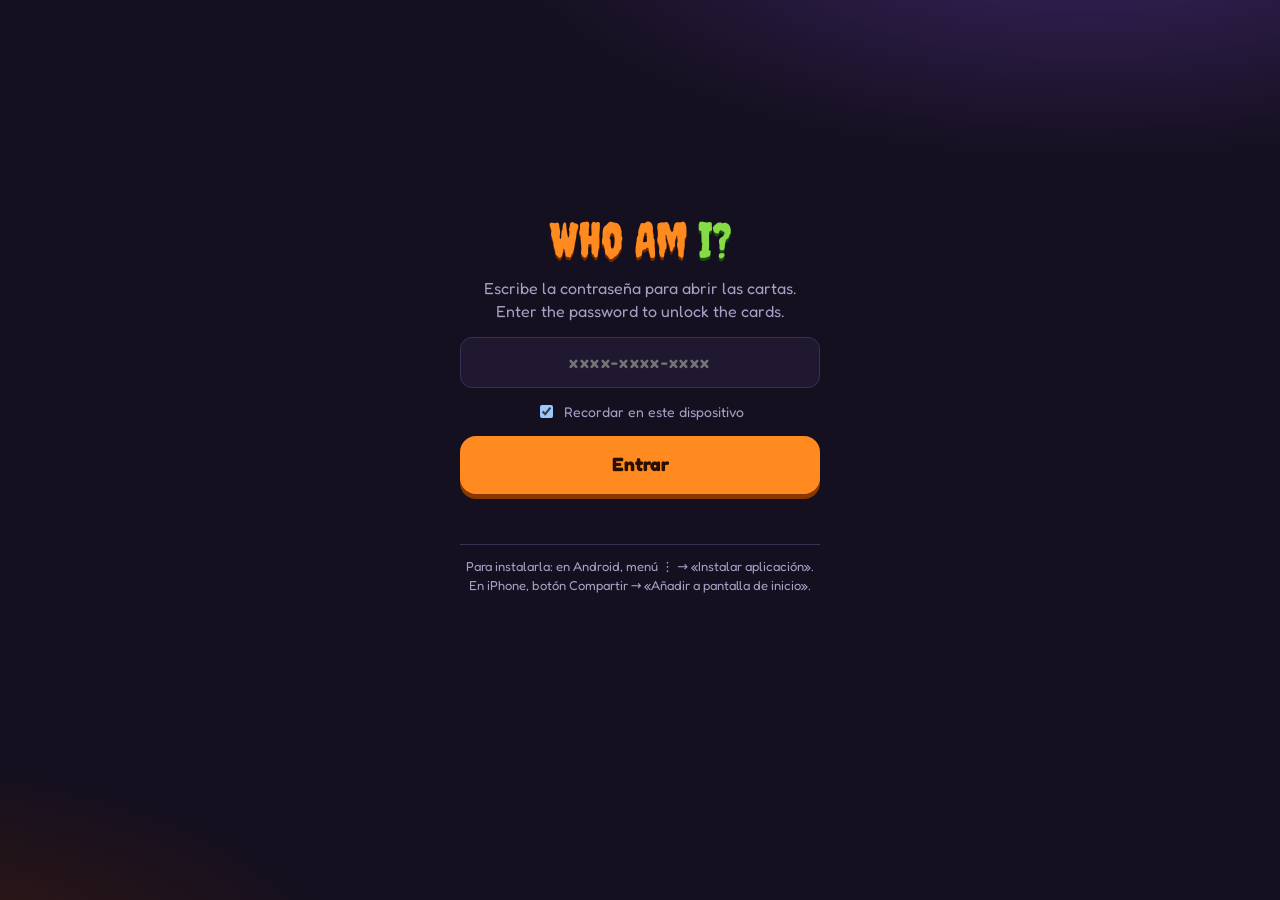
<file: index.html>
<!doctype html>
<html lang="es">
<head>
<meta charset="utf-8">
<meta name="viewport" content="width=device-width, initial-scale=1, viewport-fit=cover">
<title>Who Am I? Halloween</title>
<meta name="theme-color" content="#15101f">
<meta name="robots" content="noindex, nofollow">
<meta name="apple-mobile-web-app-capable" content="yes">
<meta name="mobile-web-app-capable" content="yes">
<meta name="apple-mobile-web-app-status-bar-style" content="black-translucent">
<meta name="apple-mobile-web-app-title" content="Who Am I?">
<link rel="manifest" href="manifest.webmanifest">
<link rel="apple-touch-icon" href="apple-touch-icon.png">
<link rel="icon" href="icono-192.png">
<style>.bloqueado { display: none !important; }</style>
<link rel="stylesheet" href="fonts.css">
<link rel="stylesheet" href="carta.css">
<style>
:root {
  color-scheme: dark;
  --night: #15101f; --night-2: #1f1830; --night-3: #2a2140; --line: #3b3055;
  --ink: #f1eaff; --muted: #a99ec4;
  --pumpkin: #ff8a1f; --slime: #86dc47; --phantom: #b28bff; --gold: #e9c46a; --blood: #ff4d6d; --good: #5fe08a;
  --display: "Creepster", "Fredoka", system-ui, sans-serif;
  --body: "Fredoka", system-ui, -apple-system, "Segoe UI", sans-serif;
}
* { box-sizing: border-box; }
html { -webkit-text-size-adjust: 100%; }
body {
  margin: 0; min-height: 100vh; color: var(--ink); font-family: var(--body); font-size: 16px; line-height: 1.45;
  background:
    radial-gradient(1000px 420px at 85% -10%, #3a2463 0%, transparent 60%),
    radial-gradient(800px 380px at -10% 110%, #3b1a10 0%, transparent 60%),
    var(--night);
  background-attachment: fixed;
  padding: env(safe-area-inset-top) 16px calc(32px + env(safe-area-inset-bottom));
}
button, input, select { font: inherit; color: inherit; }
button { cursor: pointer; -webkit-tap-highlight-color: transparent; }
:focus-visible { outline: 3px solid var(--gold); outline-offset: 3px; }
[hidden] { display: none !important; }
.wrap { max-width: 980px; margin: 0 auto; }

/* cabecera */
header.top { display: flex; align-items: center; justify-content: space-between; gap: 12px; padding: 16px 0 12px; }
.brand { display: flex; align-items: center; gap: 10px; background: none; border: 0; padding: 0; text-align: left; }
.brand svg { width: 42px; height: 42px; flex: none; }
.brand h1 { font-family: var(--display); font-weight: 400; font-size: clamp(1.7rem, 6vw, 2.4rem); line-height: .95; margin: 0; color: var(--pumpkin);
  text-shadow: 0 2px 0 #6b2a00, 0 0 22px rgba(255,138,31,.35); letter-spacing: .02em; }
.brand h1 span { color: var(--slime); text-shadow: 0 2px 0 #1b4a12; }
.brand small { display: block; color: var(--muted); font-size: .8rem; }
.icon-btn { border: 1px solid var(--line); background: var(--night-2); border-radius: 999px; padding: 8px 14px; font-weight: 600; color: var(--muted); }

h2.sec { font-weight: 700; font-size: .78rem; letter-spacing: .14em; text-transform: uppercase; color: var(--muted); margin: 0 0 10px; }
.panel { background: var(--night-2); border: 1px solid var(--line); border-radius: 20px; padding: 18px; display: grid; gap: 22px; }
.setup { display: grid; grid-template-columns: minmax(0, 1.2fr) minmax(0, 1fr); gap: 18px; align-items: start; }
@media (max-width: 820px) { .setup { grid-template-columns: 1fr; } }

/* niveles */
.niveles { display: grid; grid-template-columns: repeat(2, minmax(0, 1fr)); gap: 10px; }
.nv { border: 3px solid transparent; border-radius: 16px; padding: 12px; text-align: left; display: grid; gap: 2px; min-height: 92px; opacity: .45; transition: opacity .15s, transform .15s; }
.nv[aria-pressed="true"] { opacity: 1; border-color: var(--ink); }
.nv:active { transform: scale(.97); }
.nv b { font-size: 1.3rem; line-height: 1.1; }
.nv span { font-size: .85rem; }
.nv.A { background: linear-gradient(160deg, #ffa347, #ea6a0c); color: #3a1500; }
.nv.B { background: linear-gradient(160deg, #9be85c, #2f8a36); color: #0d2a09; }
.nv.C { background: linear-gradient(160deg, #8a5ce0, #3a1c78); color: #fff; }
.nv.X { background: linear-gradient(160deg, #3a2b40, #0d0a10); color: #ffd2d8; box-shadow: inset 0 0 0 2px #b3122b; }

.chips { display: flex; flex-wrap: wrap; gap: 8px; }
.chip { border: 1px solid var(--line); background: var(--night-3); border-radius: 999px; padding: 8px 14px; font-weight: 500; }
.chip[aria-pressed="true"] { background: var(--ink); color: var(--night); border-color: var(--ink); }
.modos { display: grid; gap: 10px; }
.modo { border: 2px solid var(--line); background: var(--night-3); border-radius: 16px; padding: 12px 14px; text-align: left; display: grid; gap: 2px; }
.modo b { font-size: 1.1rem; }
.modo span { color: var(--muted); font-size: .9rem; }
.modo[aria-pressed="true"] { border-color: var(--pumpkin); background: #3a2416; }
.modo[aria-pressed="true"] span { color: #ffd9b8; }

.equipos { display: grid; gap: 8px; }
.eq-row { display: flex; gap: 8px; align-items: center; }
.eq-row .dot { width: 14px; height: 14px; border-radius: 50%; flex: none; }
.eq-row input { flex: 1; min-width: 0; background: var(--night); border: 1px solid var(--line); border-radius: 12px; padding: 9px 12px; }
.eq-row button { border: 0; background: none; color: var(--muted); font-size: 1.3rem; padding: 4px 8px; }
.linkish { background: none; border: 0; color: var(--gold); text-decoration: underline; text-underline-offset: 3px; padding: 0; font-weight: 500; justify-self: start; }
.grid2 { display: grid; grid-template-columns: 1fr 1fr; gap: 12px; }
.field { display: grid; gap: 4px; }
.field label { font-size: .8rem; color: var(--muted); }
.field select { background: var(--night); border: 1px solid var(--line); border-radius: 12px; padding: 10px; width: 100%; }
.big { border: 0; border-radius: 16px; padding: 15px 22px; font-size: 1.2rem; font-weight: 700; background: var(--pumpkin); color: #2a0f00; box-shadow: 0 5px 0 #8a3600; width: 100%; }
.big:active { transform: translateY(3px); box-shadow: 0 2px 0 #8a3600; }
.big.verde { background: var(--good); color: #062a12; box-shadow: 0 5px 0 #1d7a3d; }
.big.gris { background: var(--night-3); color: var(--ink); box-shadow: 0 5px 0 #0c0814; border: 1px solid var(--line); }
.big.rojo { background: var(--blood); color: #2a0008; box-shadow: 0 5px 0 #8a1028; }
.big:disabled { opacity: .4; }
.nota { color: var(--muted); font-size: .85rem; margin: 0; }
.cuenta { color: var(--muted); font-size: .9rem; text-align: center; }

/* marcador */
.marcador { display: flex; gap: 8px; overflow-x: auto; padding-bottom: 4px; scrollbar-width: none; }
.marcador::-webkit-scrollbar { display: none; }
.eq { flex: 1 0 auto; min-width: 92px; border-radius: 14px; padding: 6px 12px; background: var(--night-2); border: 2px solid var(--line); display: grid; justify-items: center; text-align: center; }
.eq .n { font-size: .8rem; color: var(--muted); white-space: nowrap; overflow: hidden; text-overflow: ellipsis; max-width: 140px; }
.eq .p { font-size: 1.6rem; font-weight: 700; line-height: 1.1; }
.eq.turno { border-color: var(--c); box-shadow: 0 0 0 3px color-mix(in srgb, var(--c) 30%, transparent); }
.eq .p.sube { animation: sube .5s; }
@keyframes sube { 40% { transform: scale(1.5); color: var(--good); } }

/* juego */
.juego { display: grid; gap: 14px; }
.barra { display: flex; justify-content: space-between; align-items: center; gap: 10px; }
.reloj { position: relative; width: 74px; height: 74px; flex: none; }
.reloj svg { width: 100%; height: 100%; transform: rotate(-90deg); }
.reloj .t { position: absolute; inset: 0; display: grid; place-items: center; font-size: 1.5rem; font-weight: 700; }
.reloj.poco .t { color: var(--blood); animation: late 1s infinite; }
@keyframes late { 50% { transform: scale(1.15); } }
.info { flex: 1; min-width: 0; }
.info .q { font-size: .8rem; color: var(--muted); letter-spacing: .1em; text-transform: uppercase; }
.info .w { font-size: 1.15rem; font-weight: 600; }
.valor { text-align: center; background: var(--night-2); border: 1px solid var(--line); border-radius: 14px; padding: 6px 12px; }
.valor b { display: block; font-size: 1.7rem; line-height: 1; color: var(--gold); }
.valor span { font-size: .75rem; color: var(--muted); }

.pistas-juego { list-style: none; margin: 0; padding: 0; display: grid; gap: 10px; }
.pj { background: #fffaf0; color: #241a33; border-radius: 16px; padding: 12px 14px 12px 12px; display: grid; grid-template-columns: 44px 1fr; gap: 12px; align-items: center;
  animation: entra .35s ease-out; border-left: 8px solid var(--nc); }
.pj .pt { width: 44px; height: 44px; border-radius: 50%; background: var(--nc); color: #fff; display: grid; place-items: center; font-weight: 700; font-size: 1.3rem; }
.pj .en { font-size: clamp(1.05rem, 3.6vw, 1.45rem); font-weight: 500; line-height: 1.25; }
.pj .es { display: block; font-style: italic; color: #5d5070; font-size: .92em; margin-top: 2px; }
.pj.vieja { opacity: .6; }
.pj.vieja .en { font-size: 1rem; }
@keyframes entra { from { opacity: 0; transform: translateY(12px); } }
.acciones { display: grid; gap: 10px; }
.acciones .fila { display: grid; grid-template-columns: 1fr 1fr; gap: 10px; }
.quien { display: grid; gap: 8px; grid-template-columns: repeat(auto-fit, minmax(130px, 1fr)); }
.quien button { border: 0; border-radius: 14px; padding: 14px 10px; font-weight: 700; font-size: 1.05rem; color: #fff; background: var(--c); box-shadow: 0 4px 0 rgba(0,0,0,.35); }

.solucion { display: grid; grid-template-columns: minmax(0, 330px); justify-content: center; gap: 12px; }
.resultado { text-align: center; font-size: 1.3rem; font-weight: 700; }
.resultado.ok { color: var(--good); }
.resultado.no { color: var(--blood); }

/* modo I am */
.iam { display: grid; grid-template-columns: minmax(0, 330px); justify-content: center; gap: 12px; }
.iam .ayuda { background: var(--night-2); border: 1px solid var(--line); border-radius: 14px; padding: 10px 14px; font-size: .95rem; }
.iam .ayuda li { margin: 4px 0; }
.iam .ayuda .es { color: var(--muted); font-style: italic; }
.pase { text-align: center; display: grid; gap: 14px; justify-items: center; padding: 30px 10px; }
.pase .grande { font-family: var(--display); font-size: clamp(2.2rem, 9vw, 3.4rem); line-height: 1; color: var(--c); }
.pase p { max-width: 420px; color: var(--muted); margin: 0; }

/* galería */
.filtros { display: grid; gap: 10px; margin-bottom: 14px; }
.filtros input { background: var(--night-2); border: 1px solid var(--line); border-radius: 12px; padding: 11px 14px; width: 100%; }
.galeria { display: grid; grid-template-columns: repeat(auto-fill, minmax(160px, 1fr)); gap: 14px; }
.galeria button { border: 0; padding: 0; background: none; border-radius: 4%; }
.visor { position: fixed; inset: 0; background: rgba(10, 6, 18, .92); display: grid; place-items: center; padding: 16px; z-index: 10; }
.visor .caja { width: min(100%, 380px, calc((100vh - 110px) * 0.709)); display: grid; gap: 12px; }
.visor .fila { display: grid; grid-template-columns: 1fr 1fr 1fr; gap: 8px; }
.visor .fila button { border: 1px solid var(--line); background: var(--night-2); border-radius: 12px; padding: 10px; font-weight: 600; }

/* final */
.final { text-align: center; display: grid; gap: 16px; justify-items: center; padding: 20px 0; }
.final .grande { font-family: var(--display); font-size: clamp(2.6rem, 11vw, 4.4rem); color: var(--gold); line-height: 1; }
.podio { display: grid; gap: 8px; width: min(100%, 420px); }
.podio div { display: flex; justify-content: space-between; background: var(--night-2); border: 1px solid var(--line); border-left: 8px solid var(--c); border-radius: 12px; padding: 10px 14px; font-size: 1.1rem; }
.flota { position: fixed; pointer-events: none; font-size: 30px; animation: cae linear forwards; z-index: 20; }
@keyframes cae { to { transform: translateY(110vh) rotate(360deg); } }
</style>
<script>
(() => {
  const app = "who-am-i", cola = [];
  window.goatcounter = window.goatcounter || {};
  let intentos = 0;
  function vaciar() {
    if (!window.goatcounter.count) { if (intentos++ < 30) setTimeout(vaciar, 1000); return; }
    while (cola.length) {
      const ev = cola.shift();
      try { window.goatcounter.count({ path: app + " · " + ev, title: ev, event: true }); } catch {}
    }
  }
  window.contar = ev => { cola.push(ev); vaciar(); };
  const instalada = matchMedia("(display-mode: standalone)").matches || navigator.standalone;
  window.contar(instalada ? "abierta como app instalada" : "abierta en el navegador");
  addEventListener("appinstalled", () => window.contar("instalada en un dispositivo"));
})();
</script>
<script data-goatcounter="https://himerche.goatcounter.com/count" async src="https://gc.zgo.at/count.js"></script>
</head>
<body>
<div class="wrap bloqueado">
  <header class="top">
    <button class="brand" id="home" aria-label="Inicio">
      <svg viewBox="0 0 100 100" aria-hidden="true"><path d="M50 20c-4-10 2-16 8-16" stroke="#3d8a2e" stroke-width="6" fill="none" stroke-linecap="round"/><ellipse cx="50" cy="60" rx="42" ry="34" fill="#f28c28" stroke="#2b1d3a" stroke-width="4"/><path d="M50 27v66M30 32c-8 14-8 42 0 56M70 32c8 14 8 42 0 56" stroke="#c4610f" stroke-width="3" fill="none"/><path d="M30 52l10-8 6 10zM70 52l-10-8-6 10z" fill="#2b1d3a"/><path d="M30 68q20 16 40 0l-6 4-4-4-5 5-5-5-5 5-5-5-4 4z" fill="#2b1d3a"/></svg>
      <span><h1>Who Am <span>I?</span></h1><small>Halloween · ¿Quién soy?</small></span>
    </button>
    <span style="display:flex;gap:8px"><a class="icon-btn" href="juegos.html" style="text-decoration:none;color:var(--slime);border-color:#3d6b22">🎃 Más juegos</a>
    <button class="icon-btn" id="btnGaleria">Cartas</button></span>
  </header>

  <!-- PANTALLA: configuración -->
  <main id="pSetup">
    <div class="setup">
      <div class="panel">
        <section>
          <h2 class="sec">Niveles · Levels</h2>
          <div class="niveles" id="niveles"></div>
        </section>
        <section>
          <h2 class="sec">Modo de juego</h2>
          <div class="modos" id="modos">
            <button class="modo" data-modo="pistas" aria-pressed="true"><b>🔎 Pistas · Clues</b><span>Se leen las pistas de 5 a 1 puntos. Responde cualquiera; tocas el equipo que acierta.</span></button>
            <button class="modo" data-modo="iam" aria-pressed="false"><b>🎭 «I am…»</b><span>Por turnos: un alumno mira el móvil y se describe en primera persona. Su equipo adivina todas las que pueda antes de que acabe el tiempo.</span></button>
          </div>
        </section>
        <section>
          <h2 class="sec">Idioma de las pistas</h2>
          <div class="chips" id="idioma">
            <button class="chip" data-v="en" aria-pressed="false">English</button>
            <button class="chip" data-v="ambos" aria-pressed="true">English + Español</button>
            <button class="chip" data-v="es" aria-pressed="false">Español</button>
          </div>
        </section>
        <section>
          <h2 class="sec">Tipos de carta</h2>
          <div class="chips" id="tipos"></div>
        </section>
      </div>
      <div class="panel">
        <section>
          <h2 class="sec">Equipos · Teams</h2>
          <div class="equipos" id="equipos"></div>
          <p style="margin:10px 0 0"><button class="linkish" id="masEquipo">+ Añadir equipo</button></p>
        </section>
        <section class="grid2">
          <div class="field"><label for="tiempo">Cronómetro</label>
            <select id="tiempo"><option value="0">Sin tiempo</option><option value="30">30 s</option><option value="45">45 s</option><option value="60" selected>60 s</option><option value="90">90 s</option><option value="120">2 min</option></select></div>
          <div class="field"><label for="meta">Gana quien llegue a</label>
            <select id="meta"><option value="0">Sin límite</option><option value="20">20 puntos</option><option value="30" selected>30 puntos</option><option value="50">50 puntos</option><option value="100">100 puntos</option></select></div>
        </section>
        <p class="nota" id="ayudaTiempo"></p>
        <button class="big" id="jugar">¡Jugar! · Play</button>
        <div class="cuenta" id="cuenta"></div>
        <button class="linkish" id="continuar" hidden>Continuar la partida anterior</button>
      </div>
    </div>
  </main>

  <!-- PANTALLA: juego -->
  <main id="pJuego" hidden>
    <div class="juego">
      <div class="marcador" id="marcador"></div>
      <div id="escena"></div>
    </div>
  </main>

  <!-- PANTALLA: galería -->
  <main id="pGaleria" hidden>
    <div class="filtros">
      <input id="buscar" type="search" placeholder="Buscar en inglés o español… · Search" aria-label="Buscar">
      <div class="chips" id="gNiveles"></div>
    </div>
    <div class="cuenta" id="gCuenta" style="margin-bottom:10px"></div>
    <div class="galeria" id="galeria"></div>
  </main>
</div>
<div class="visor" id="visor" hidden></div>


<style>
  .lock { min-height: 90vh; display: grid; place-items: center; padding: 24px 0; }
  .lock form { width: min(100%, 360px); display: grid; gap: 14px; text-align: center; }
  .lock h1 { font-family: var(--display); font-weight: 400; font-size: 3rem; line-height: 1; margin: 0; color: var(--pumpkin); text-shadow: 0 3px 0 #6b2a00; }
  .lock h1 span { color: var(--slime); text-shadow: 0 3px 0 #1b4a12; }
  .lock p { color: var(--muted); margin: 0; }
  .lock input[type=password] { font: 600 17px/1.2 var(--body); padding: 14px 12px; border-radius: 12px; border: 1px solid var(--line);
    background: var(--night-2); color: var(--ink); text-align: center; letter-spacing: .08em; }
  .lock label { display: flex; gap: 8px; justify-content: center; align-items: center; color: var(--muted); font-size: 14px; }
  .lock .err { color: var(--blood); min-height: 1.4em; }
  .lock .install { color: var(--muted); font-size: 13px; border-top: 1px solid var(--line); padding-top: 12px; }
</style>
<div class="lock" id="lock" hidden>
  <form id="lockForm" autocomplete="off">
    <h1>Who Am <span>I?</span></h1>
    <p>Escribe la contraseña para abrir las cartas.<br>Enter the password to unlock the cards.</p>
    <input id="pw" type="password" autocapitalize="none" spellcheck="false" placeholder="xxxx-xxxx-xxxx" aria-label="Contraseña">
    <label><input id="remember" type="checkbox" checked> Recordar en este dispositivo</label>
    <button class="big" type="submit" id="unlock">Entrar</button>
    <div class="err" id="err" role="alert"></div>
    <div class="install">Para instalarla: en Android, menú ⋮ → «Instalar aplicación». En iPhone, botón Compartir → «Añadir a pantalla de inicio».</div>
  </form>
</div>
<script src="carta.js"></script>
<script>
const cuenta = ev => { try { window.contar && window.contar(ev); } catch {} };
const b64 = s => Uint8Array.from(atob(s), c => c.charCodeAt(0));
async function descifrar(pw) {
  const pkg = await (await fetch("datos.enc")).json();
  const base = await crypto.subtle.importKey("raw", new TextEncoder().encode(pw), "PBKDF2", false, ["deriveKey"]);
  const key = await crypto.subtle.deriveKey({ name: "PBKDF2", salt: b64(pkg.salt), iterations: pkg.iter, hash: "SHA-256" },
    base, { name: "AES-GCM", length: 256 }, false, ["decrypt"]);
  const plain = await crypto.subtle.decrypt({ name: "AES-GCM", iv: b64(pkg.iv) }, key, b64(pkg.data));
  return JSON.parse(new TextDecoder().decode(plain));
}
function arrancar(d) {
  window.CARTAS = d.cartas;
  document.getElementById("lock").remove();
  document.querySelectorAll(".bloqueado").forEach(e => e.classList.remove("bloqueado"));
  iniciar();
}
async function probar(pw, guardar) {
  const d = await descifrar(pw.trim());
  if (guardar) { try { localStorage.setItem("whoami-pw", pw.trim()); } catch {} }
  arrancar(d);
}
document.getElementById("lockForm").addEventListener("submit", async e => {
  e.preventDefault();
  const err = document.getElementById("err"), btn = document.getElementById("unlock");
  err.textContent = ""; btn.disabled = true; btn.textContent = "Abriendo…";
  try { await probar(document.getElementById("pw").value, document.getElementById("remember").checked); cuenta("entrada con contraseña"); }
  catch { err.textContent = "Contraseña incorrecta · Wrong password"; cuenta("contraseña incorrecta"); }
  btn.disabled = false; btn.textContent = "Entrar";
});
(async () => {
  let saved = null; try { saved = localStorage.getItem("whoami-pw"); } catch {}
  if (saved) { try { await probar(saved, false); cuenta("entrada recordada"); return; } catch {} }
  document.getElementById("lock").hidden = false;
})();
if ("serviceWorker" in navigator) {
  addEventListener("load", () => navigator.serviceWorker.register("sw.js", { updateViaCache: "none" }).then(r => r.update()));
  let recargada = false;
  navigator.serviceWorker.addEventListener("controllerchange", () => { if (!recargada) { recargada = true; location.reload(); } });
}
</script>

<script>
function iniciar() {
const $ = s => document.querySelector(s);
const esc = WHO.esc, cap = WHO.cap;
const CARTAS = WHO.numerar(window.CARTAS.slice());
const COLORES_EQ = ["#ff8a1f", "#86dc47", "#b28bff", "#4ac6ff", "#ff4d6d", "#e9c46a"];
const NOMBRES_EQ = ["Pumpkins", "Zombies", "Ghosts", "Bats", "Vampires", "Witches"];
const NIVEL_COLOR = { A: "#ef7a12", B: "#3f9a37", C: "#6a3fbf", X: "#b3122b" };
const GRUPOS_TIPO = {
  criaturas: { t: "👻 Criaturas", tipos: ["criatura", "personaje"] },
  animales: { t: "🦇 Animales", tipos: ["animal"] },
  objetos: { t: "🕯️ Objetos y lugares", tipos: ["objeto", "lugar", "naturaleza", "concepto", "comida"] },
  famosos: { t: "⭐ Famosos", tipos: ["famoso"] },
};

const guardar = (k, v) => { try { localStorage.setItem("whoami-" + k, JSON.stringify(v)); } catch {} };
const leer = (k, d) => { try { const v = JSON.parse(localStorage.getItem("whoami-" + k)); return v ?? d; } catch { return d; } };

const cfg = Object.assign({
  niveles: ["A"], modo: "pistas", idioma: "ambos", tipos: Object.keys(GRUPOS_TIPO),
  equipos: ["Pumpkins", "Zombies"], tiempo: 60, meta: 30,
}, leer("cfg", {}));
let partida = null;   // { mazo:[ids], pos, puntos:[], turno, ... }
let reloj = null;

/* ---------- sonido ---------- */
let audio;
function pitido(f = 660, d = .12, tipo = "sine", vol = .2) {
  try {
    audio = audio || new (window.AudioContext || window.webkitAudioContext)();
    const o = audio.createOscillator(), g = audio.createGain();
    o.type = tipo; o.frequency.value = f; g.gain.value = vol;
    g.gain.exponentialRampToValueAtTime(.0001, audio.currentTime + d);
    o.connect(g).connect(audio.destination); o.start(); o.stop(audio.currentTime + d);
  } catch {}
}
const sonidoBien = () => { pitido(660, .1); setTimeout(() => pitido(990, .18), 100); };
const sonidoMal = () => pitido(180, .3, "sawtooth", .12);
const sonidoFin = () => { [0, 180, 360].forEach((t, i) => setTimeout(() => pitido(300 - i * 60, .3, "square", .12), t)); try { navigator.vibrate?.([200, 100, 200]); } catch {} };

/* ---------- configuración ---------- */
function pintarSetup() {
  const cuenta = n => CARTAS.filter(c => c.nivel === n).length;
  $("#niveles").innerHTML = Object.entries(WHO.NIVELES).map(([k, n]) =>
    `<button class="nv ${k}" data-n="${k}" aria-pressed="${cfg.niveles.includes(k)}"><b>${n.code === "X" ? "💀 Impossible" : n.code}</b><span>${n.en} · ${n.es}</span><span>${cuenta(k)} cartas</span></button>`).join("");
  $("#tipos").innerHTML = Object.entries(GRUPOS_TIPO).map(([k, g]) =>
    `<button class="chip" data-t="${k}" aria-pressed="${cfg.tipos.includes(k)}">${g.t}</button>`).join("");
  document.querySelectorAll("#modos .modo").forEach(b => b.setAttribute("aria-pressed", b.dataset.modo === cfg.modo));
  document.querySelectorAll("#idioma .chip").forEach(b => b.setAttribute("aria-pressed", b.dataset.v === cfg.idioma));
  $("#equipos").innerHTML = cfg.equipos.map((e, i) => `<div class="eq-row"><span class="dot" style="background:${COLORES_EQ[i]}"></span>
    <input value="${esc(e)}" data-i="${i}" maxlength="20" aria-label="Equipo ${i + 1}">
    ${cfg.equipos.length > 1 ? `<button data-quitar="${i}" aria-label="Quitar equipo">×</button>` : ""}</div>`).join("");
  $("#masEquipo").hidden = cfg.equipos.length >= 6;
  $("#tiempo").value = String(cfg.tiempo);
  $("#meta").value = String(cfg.meta);
  $("#ayudaTiempo").textContent = cfg.modo === "pistas"
    ? "En «Pistas» el cronómetro es el tiempo total para cada carta."
    : "En «I am…» el cronómetro es la duración del turno de cada equipo.";
  const n = mazoFiltrado().length;
  $("#cuenta").textContent = `${n} cartas en juego`;
  $("#jugar").disabled = n === 0;
  $("#continuar").hidden = !leer("partida", null);
  guardar("cfg", cfg);
}
function mazoFiltrado() {
  const tipos = cfg.tipos.flatMap(k => GRUPOS_TIPO[k].tipos);
  return CARTAS.filter(c => cfg.niveles.includes(c.nivel) && tipos.includes(c.tipo));
}
$("#niveles").addEventListener("click", e => {
  const b = e.target.closest("[data-n]"); if (!b) return;
  const k = b.dataset.n;
  cfg.niveles = cfg.niveles.includes(k) ? cfg.niveles.filter(x => x !== k) : [...cfg.niveles, k];
  pintarSetup();
});
$("#tipos").addEventListener("click", e => {
  const b = e.target.closest("[data-t]"); if (!b) return;
  const k = b.dataset.t;
  cfg.tipos = cfg.tipos.includes(k) ? cfg.tipos.filter(x => x !== k) : [...cfg.tipos, k];
  pintarSetup();
});
$("#modos").addEventListener("click", e => { const b = e.target.closest("[data-modo]"); if (b) { cfg.modo = b.dataset.modo; pintarSetup(); } });
$("#idioma").addEventListener("click", e => { const b = e.target.closest("[data-v]"); if (b) { cfg.idioma = b.dataset.v; pintarSetup(); } });
$("#equipos").addEventListener("input", e => { if (e.target.dataset.i != null) { cfg.equipos[+e.target.dataset.i] = e.target.value; guardar("cfg", cfg); } });
$("#equipos").addEventListener("click", e => { const b = e.target.closest("[data-quitar]"); if (b) { cfg.equipos.splice(+b.dataset.quitar, 1); pintarSetup(); } });
$("#masEquipo").addEventListener("click", () => { cfg.equipos.push(NOMBRES_EQ[cfg.equipos.length] || `Team ${cfg.equipos.length + 1}`); pintarSetup(); });
$("#tiempo").addEventListener("change", e => { cfg.tiempo = +e.target.value; guardar("cfg", cfg); });
$("#meta").addEventListener("change", e => { cfg.meta = +e.target.value; guardar("cfg", cfg); });

/* ---------- navegación ---------- */
function ver(p) {
  ["pSetup", "pJuego", "pGaleria"].forEach(id => $("#" + id).hidden = id !== p);
  $("#btnGaleria").textContent = p === "pGaleria" ? "← Volver" : "Cartas";
  window.scrollTo(0, 0);
}
$("#home").addEventListener("click", () => {
  if (partida && !partida.terminada && !confirm("¿Salir al menú? La partida se guarda y podrás continuarla.")) return;
  pararReloj(); ver("pSetup"); pintarSetup();
});
$("#btnGaleria").addEventListener("click", () => {
  if (!$("#pGaleria").hidden) { ver(partida && !partida.terminada ? "pJuego" : "pSetup"); if (!partida || partida.terminada) pintarSetup(); return; }
  pararReloj(); pintarGaleria(); ver("pGaleria");
});

/* ---------- partida ---------- */
function barajar(a) { a = a.slice(); for (let i = a.length - 1; i > 0; i--) { const j = Math.floor(Math.random() * (i + 1)); [a[i], a[j]] = [a[j], a[i]]; } return a; }
const porId = Object.fromEntries(CARTAS.map(c => [c.id, c]));

$("#jugar").addEventListener("click", () => {
  cfg.equipos = cfg.equipos.map((e, i) => e.trim() || NOMBRES_EQ[i]);
  partida = {
    modo: cfg.modo, idioma: cfg.idioma, tiempo: cfg.tiempo, meta: cfg.meta,
    equipos: cfg.equipos.map((n, i) => ({ n, c: COLORES_EQ[i], p: 0 })),
    mazo: barajar(mazoFiltrado().map(c => c.id)), pos: 0, turno: 0, fase: "inicio",
  };
  guardar("cfg", cfg);
  empezar();
});
$("#continuar").addEventListener("click", () => { partida = leer("partida", null); if (partida) { partida.fase = partida.modo === "iam" ? "pase" : "carta"; empezar(); } });

function empezar() { ver("pJuego"); if (partida.modo === "pistas") nuevaCartaPistas(); else pantallaPase(); }
function guardarPartida() { guardar("partida", partida.terminada ? null : partida); }
function cartaActual() {
  if (partida.pos >= partida.mazo.length) { partida.mazo = barajar(partida.mazo); partida.pos = 0; }
  return porId[partida.mazo[partida.pos]];
}

function pintarMarcador(sube) {
  $("#marcador").innerHTML = partida.equipos.map((e, i) =>
    `<div class="eq ${partida.modo === "iam" && i === partida.turno ? "turno" : ""}" style="--c:${e.c}"><span class="n">${esc(e.n)}</span><span class="p ${i === sube ? "sube" : ""}">${e.p}</span></div>`).join("");
}
function sumar(i, pts) {
  partida.equipos[i].p += pts;
  pintarMarcador(i);
  guardarPartida();
  return partida.meta && partida.equipos[i].p >= partida.meta;
}

/* reloj */
function pararReloj() { if (reloj) { clearInterval(reloj.id); reloj = null; } }
function arrancarReloj(seg, alAcabar) {
  pararReloj();
  if (!seg) return;
  const fin = Date.now() + seg * 1000;
  reloj = { fin, seg, alAcabar, id: setInterval(tic, 200) };
  tic();
}
function tic() {
  if (!reloj) return;
  const el = $("#reloj"); const q = Math.max(0, (reloj.fin - Date.now()) / 1000);
  const s = Math.ceil(q);
  if (el) {
    el.querySelector(".t").textContent = s;
    el.querySelector(".arco").style.strokeDashoffset = 226 * (1 - q / reloj.seg);
    el.classList.toggle("poco", s <= 10);
  }
  if (s <= 5 && s > 0 && s !== reloj.ult) { reloj.ult = s; pitido(880, .05, "sine", .08); }
  if (q <= 0) { const f = reloj.alAcabar; pararReloj(); sonidoFin(); f(); }
}
const relojHtml = () => partida.tiempo ? `<div class="reloj" id="reloj"><svg viewBox="0 0 80 80"><circle cx="40" cy="40" r="36" fill="none" stroke="#2a2140" stroke-width="7"/><circle class="arco" cx="40" cy="40" r="36" fill="none" stroke="#ff8a1f" stroke-width="7" stroke-dasharray="226" stroke-dashoffset="0" stroke-linecap="round"/></svg><span class="t">${partida.tiempo}</span></div>` : "";

function textoPista(c, i, clase = "") {
  const en = c.pistas.en[i], es = c.pistas.es[i], id = partida.idioma;
  const cuerpo = id === "es" ? `<span class="en">${esc(es)}</span>` : `<span class="en">${esc(en)}${id === "ambos" ? `<span class="es">${esc(es)}</span>` : ""}</span>`;
  return `<li class="pj ${clase}" style="--nc:${NIVEL_COLOR[c.nivel]}"><span class="pt">${5 - i}</span>${cuerpo}</li>`;
}

/* ===== Modo Pistas ===== */
function nuevaCartaPistas() {
  partida.fase = "carta"; partida.vistas = 1;
  guardarPartida(); pintarCartaPistas(); arrancarReloj(partida.tiempo, () => resolverPistas(null));
}
function pintarCartaPistas() {
  const c = cartaActual(), v = partida.vistas;
  pintarMarcador();
  const lista = Array.from({ length: v }, (_, i) => textoPista(c, i, i < v - 1 ? "vieja" : "")).reverse().join("");
  $("#escena").innerHTML = `
    <div class="barra">${relojHtml()}
      <div class="info"><div class="q">Carta ${partida.pos + 1} · ${WHO.NIVELES[c.nivel].code} · ${WHO.TIPOS[c.tipo][0]}</div><div class="w">Who am I? · ¿Quién soy?</div></div>
      <div class="valor"><b>${6 - v}</b><span>puntos</span></div></div>
    <ol class="pistas-juego">${lista}</ol>
    <div class="acciones">
      <button class="big gris" id="otra" ${v >= 5 ? "disabled" : ""}>Siguiente pista · Next clue (${5 - v} pts)</button>
      <h2 class="sec" style="margin:4px 0 0">¿Quién lo ha adivinado? · Who got it?</h2>
      <div class="quien">${partida.equipos.map((e, i) => `<button data-eq="${i}" style="--c:${e.c}">${esc(e.n)} +${6 - v}</button>`).join("")}</div>
      <button class="big rojo" id="nadie">Nadie · Nobody — ver solución</button>
    </div>`;
  $("#otra").onclick = () => { partida.vistas++; guardarPartida(); pitido(520, .06); pintarCartaPistas(); tic(); };
  $("#nadie").onclick = () => resolverPistas(null);
  document.querySelectorAll("[data-eq]").forEach(b => b.onclick = () => resolverPistas(+b.dataset.eq));
}
function resolverPistas(eq) {
  pararReloj();
  const c = cartaActual(), pts = 6 - partida.vistas;
  let gana = false;
  if (eq != null) { sonidoBien(); gana = sumar(eq, pts); } else sonidoMal();
  partida.pos++; partida.fase = "solucion"; guardarPartida();
  $("#escena").innerHTML = `<div class="solucion">
    <div class="resultado ${eq != null ? "ok" : "no"}">${eq != null ? `✓ ${esc(partida.equipos[eq].n)} +${pts}` : "Nadie lo ha adivinado"}</div>
    ${WHO.anverso(c)}
    <button class="big" id="sig">${gana ? "🏆 Ver ganador" : "Siguiente carta · Next card"}</button></div>`;
  pintarMarcador(eq);
  $("#sig").onclick = () => gana ? finPartida() : nuevaCartaPistas();
}

/* ===== Modo I am… ===== */
function pantallaPase() {
  pararReloj();
  partida.fase = "pase"; guardarPartida(); pintarMarcador();
  const e = partida.equipos[partida.turno];
  $("#escena").innerHTML = `<div class="pase" style="--c:${e.c}">
    <div class="nota">Turno de · Turn of</div>
    <div class="grande">${esc(e.n)}</div>
    <p>Pasad el móvil a quien va a describir. ¡Que su equipo no vea la pantalla! Describe la carta en primera persona: <i>“I am…, I live…, I can…”</i> sin decir su nombre.</p>
    <p>Acierto = 5 puntos, −1 por cada pista que mires. «Pasar» no suma.</p>
    <button class="big verde" id="go" style="max-width:340px">▶ Empezar turno${partida.tiempo ? ` (${partida.tiempo} s)` : ""}</button>
  </div>`;
  $("#go").onclick = () => { partida.fase = "turno"; partida.aciertosTurno = 0; arrancarReloj(partida.tiempo, finTurno); cartaIam(); };
}
function cartaIam() {
  const c = cartaActual();
  partida.ayudas = 0; guardarPartida();
  pintarIam(c);
}
function pintarIam(c) {
  const a = partida.ayudas;
  const ayuda = a ? `<ol class="ayuda" reversed>${c.pistas.en.slice(5 - a).map((p, k) => `<li>${esc(p)}${partida.idioma !== "en" ? ` <span class="es">· ${esc(c.pistas.es[5 - a + k])}</span>` : ""}</li>`).join("")}</ol>` : "";
  $("#escena").innerHTML = `
    <div class="barra">${relojHtml()}
      <div class="info"><div class="q">${esc(partida.equipos[partida.turno].n)} · aciertos ${partida.aciertosTurno}</div><div class="w">Describe: “I am…”</div></div>
      <div class="valor"><b>${Math.max(1, 5 - a)}</b><span>puntos</span></div></div>
    <div class="iam">
      ${WHO.anverso(c)}
      ${ayuda}
      <div class="acciones">
        <button class="big verde" id="ok">✓ ¡Acertado! · Got it</button>
        <div class="fila"><button class="big gris" id="pista" ${a >= 5 ? "disabled" : ""}>💡 Pista (−1)</button><button class="big rojo" id="pasar">Pasar · Skip</button></div>
        ${partida.tiempo ? "" : `<button class="linkish" id="finTurno">Terminar turno</button>`}
      </div>
    </div>`;
  tic();
  $("#ok").onclick = () => {
    sonidoBien(); partida.aciertosTurno++;
    const gana = sumar(partida.turno, Math.max(1, 5 - a));
    partida.pos++;
    if (gana) { pararReloj(); return finPartida(); }
    cartaIam();
  };
  $("#pista").onclick = () => { partida.ayudas++; guardarPartida(); pintarIam(c); };
  $("#pasar").onclick = () => { sonidoMal(); partida.pos++; cartaIam(); };
  const ft = $("#finTurno"); if (ft) ft.onclick = finTurno;
}
function finTurno() {
  pararReloj();
  const c = cartaActual(), e = partida.equipos[partida.turno];
  partida.pos++;
  partida.turno = (partida.turno + 1) % partida.equipos.length;
  guardarPartida();
  $("#escena").innerHTML = `<div class="pase" style="--c:${e.c}">
    <div class="grande">⏰ Time's up!</div>
    <p><b>${esc(e.n)}</b>: ${partida.aciertosTurno} acierto${partida.aciertosTurno === 1 ? "" : "s"} este turno.</p>
    <p>La última carta era: <b>${esc(cap(c.en))}</b> · ${esc(c.es)}</p>
    <button class="big" id="sig" style="max-width:340px">Siguiente equipo · Next team</button></div>`;
  pintarMarcador();
  $("#sig").onclick = pantallaPase;
}

/* final */
function finPartida() {
  pararReloj();
  partida.terminada = true; guardarPartida();
  const orden = partida.equipos.slice().sort((a, b) => b.p - a.p);
  $("#escena").innerHTML = `<div class="final">
    <div class="nota">🏆 Winner · Ganador</div>
    <div class="grande" style="color:${orden[0].c}">${esc(orden[0].n)}</div>
    <div class="podio">${orden.map((e, i) => `<div style="--c:${e.c}"><span>${i + 1}. ${esc(e.n)}</span><b>${e.p}</b></div>`).join("")}</div>
    <button class="big" id="otraVez" style="max-width:340px">Jugar otra vez</button></div>`;
  $("#otraVez").onclick = () => { ver("pSetup"); pintarSetup(); };
  sonidoBien(); setTimeout(sonidoBien, 250);
  const emojis = ["🎃", "👻", "🦇", "🍬", "🕷️", "💀", "🍭"];
  for (let i = 0; i < 40; i++) {
    const s = document.createElement("span");
    s.className = "flota"; s.textContent = emojis[i % emojis.length];
    s.style.left = Math.random() * 100 + "vw"; s.style.top = "-40px";
    s.style.animationDuration = 2.5 + Math.random() * 3 + "s"; s.style.animationDelay = Math.random() * 1.5 + "s";
    document.body.appendChild(s); setTimeout(() => s.remove(), 7000);
  }
}

/* ---------- galería ---------- */
let gNiv = ["A", "B", "C", "X"];
function pintarGaleria() {
  $("#gNiveles").innerHTML = Object.entries(WHO.NIVELES).map(([k, n]) =>
    `<button class="chip" data-n="${k}" aria-pressed="${gNiv.includes(k)}">${n.code === "X" ? "Impossible" : n.code}</button>`).join("");
  const q = $("#buscar").value.trim().toLowerCase().normalize("NFD").replace(/[̀-ͯ]/g, "");
  const norm = s => s.toLowerCase().normalize("NFD").replace(/[̀-ͯ]/g, "");
  const cs = CARTAS.filter(c => gNiv.includes(c.nivel) && (!q || norm(c.en + " " + c.es + " " + (c.obra || "")).includes(q)));
  $("#gCuenta").textContent = `${cs.length} cartas`;
  $("#galeria").innerHTML = cs.map(c => `<button data-id="${c.id}" aria-label="${esc(c.en)}">${WHO.anverso(c)}</button>`).join("");
}
$("#gNiveles").addEventListener("click", e => {
  const b = e.target.closest("[data-n]"); if (!b) return;
  const k = b.dataset.n; gNiv = gNiv.includes(k) ? gNiv.filter(x => x !== k) : [...gNiv, k]; pintarGaleria();
});
$("#buscar").addEventListener("input", pintarGaleria);
$("#galeria").addEventListener("click", e => { const b = e.target.closest("[data-id]"); if (b) abrirVisor(b.dataset.id); });
function abrirVisor(id) {
  let cara = 0;
  const lista = [...document.querySelectorAll("#galeria [data-id]")].map(b => b.dataset.id);
  const pintar = () => {
    const c = porId[id];
    $("#visor").innerHTML = `<div class="caja">${cara ? WHO.reverso(c) : WHO.anverso(c)}
      <div class="fila"><button id="vAnt">‹</button><button id="vGira">${cara ? "Ver dibujo" : "Ver pistas"}</button><button id="vSig">›</button></div>
      <button class="big gris" id="vCerrar">Cerrar</button></div>`;
    const mover = d => { const i = lista.indexOf(id); id = lista[(i + d + lista.length) % lista.length]; cara = 0; pintar(); };
    $("#vAnt").onclick = () => mover(-1); $("#vSig").onclick = () => mover(1);
    $("#vGira").onclick = () => { cara = 1 - cara; pintar(); };
    $("#vCerrar").onclick = () => $("#visor").hidden = true;
  };
  pintar(); $("#visor").hidden = false;
}
$("#visor").addEventListener("click", e => { if (e.target.id === "visor") $("#visor").hidden = true; });
addEventListener("keydown", e => { if (e.key === "Escape") $("#visor").hidden = true; });

pintarSetup();
}
</script>
</body>
</html>
</file>
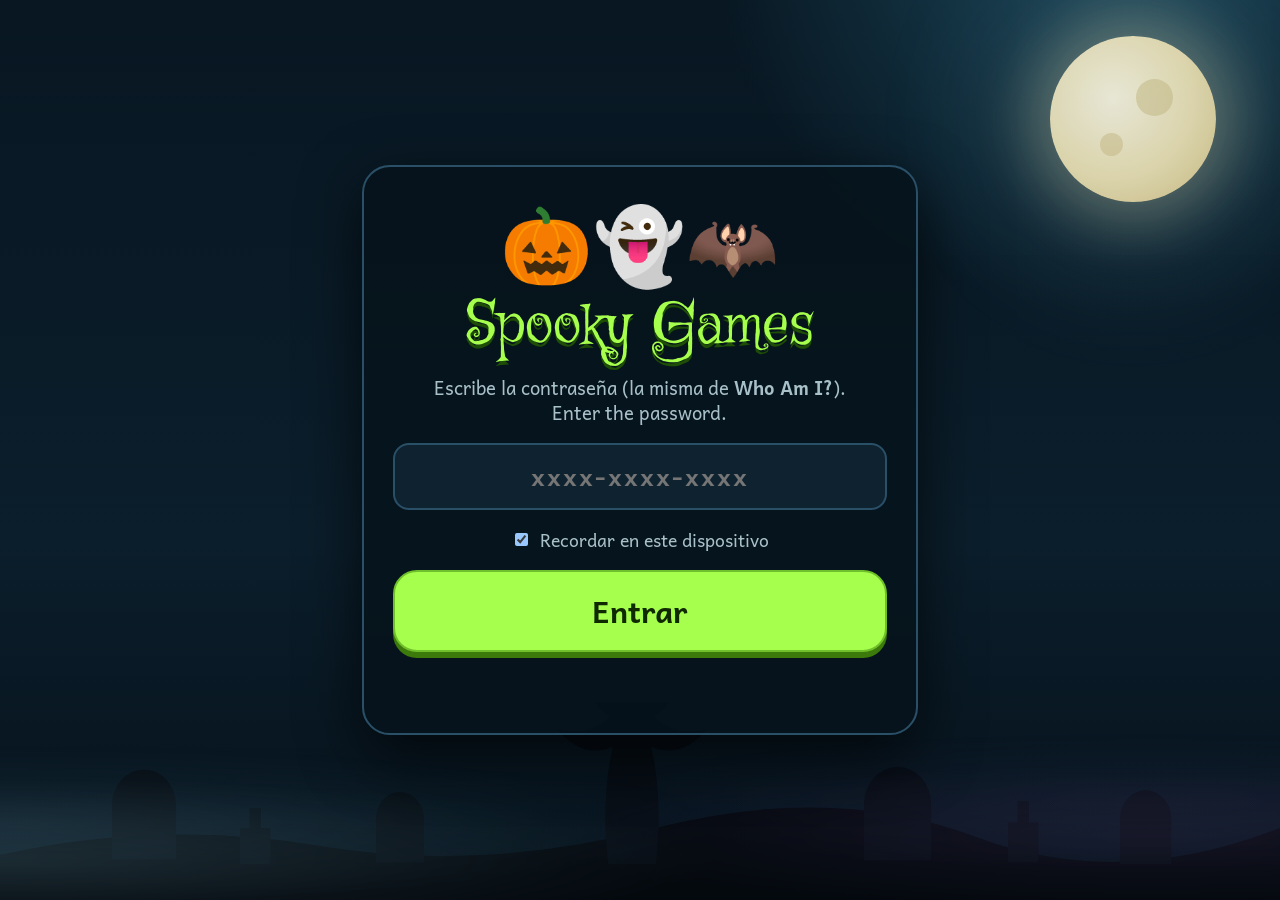
<file: juegos.html>
<!doctype html>
<html lang="es">
<head>
<meta charset="utf-8">
<meta name="viewport" content="width=device-width, initial-scale=1, viewport-fit=cover">
<title>Spooky Games · Halloween</title>
<meta name="theme-color" content="#07131c">
<meta name="robots" content="noindex, nofollow">
<meta name="mobile-web-app-capable" content="yes">
<link rel="manifest" href="manifest.webmanifest">
<link rel="apple-touch-icon" href="apple-touch-icon.png">
<link rel="icon" href="icono-192.png">
<link rel="stylesheet" href="juegos/comun.css">
<script>
(() => {
  const app = "spooky-games", cola = [];
  window.goatcounter = window.goatcounter || {};
  let intentos = 0;
  function vaciar() {
    if (!window.goatcounter.count) { if (intentos++ < 30) setTimeout(vaciar, 1000); return; }
    while (cola.length) {
      const ev = cola.shift();
      try { window.goatcounter.count({ path: app + " · " + ev, title: ev, event: true }); } catch {}
    }
  }
  window.contar = ev => { cola.push(ev); vaciar(); };
  window.contar("abierta");
})();
</script>
<script data-goatcounter="https://himerche.goatcounter.com/count" async src="https://gc.zgo.at/count.js"></script>
</head>
<body>
<div class="decor" aria-hidden="true">
  <div class="luna"></div>
  <span class="murci">🦇</span><span class="murci b">🦇</span>
  <svg class="tumbas" viewBox="0 0 1600 220" preserveAspectRatio="none">
    <path d="M0 220V170q200-40 400-10t420-20 400 10 380-10v80z" fill="#04090e"/>
    <g fill="#060d14">
      <path d="M140 175v-60a40 40 0 0 1 80 0v60z"/><path d="M300 180v-40h12v-22h14v22h12v40z"/><path d="M470 178v-48a30 30 0 0 1 60 0v48z"/>
      <path d="M1080 176v-62a42 42 0 0 1 84 0v62z"/><path d="M1260 178v-44h12v-24h14v24h12v44z"/><path d="M1400 180v-50a32 32 0 0 1 64 0v50z"/>
      <path d="M760 180c-6-50-4-90 6-130-30 10-50 0-70-20 30 6 50 0 66-14-20-10-30-30-30-50 20 16 40 22 50 20l8-10 8 10c10 2 30-4 50-20 0 20-10 40-30 50 16 14 36 20 66 14-20 20-40 30-70 20 10 40 12 80 6 130z"/>
    </g>
  </svg>
  <div class="niebla"></div><div class="niebla b"></div>
</div>

<div class="lock" id="lock" hidden>
  <form id="lockForm" autocomplete="off">
    <div style="font-size:4rem;line-height:1">🎃👻🦇</div>
    <h1>Spooky Games</h1>
    <p>Escribe la contraseña (la misma de <b>Who Am I?</b>).<br>Enter the password.</p>
    <input id="pw" type="password" autocapitalize="none" spellcheck="false" placeholder="xxxx-xxxx-xxxx" aria-label="Contraseña">
    <label><input id="remember" type="checkbox" checked> Recordar en este dispositivo</label>
    <button class="btn verde gigante" type="submit" id="unlock">Entrar</button>
    <div class="err" id="err" role="alert"></div>
  </form>
</div>

<div class="app bloqueado">
  <header class="barra">
    <button class="marca" id="inicio" title="Menú"><span>🎃</span><b>Spooky Games</b></button>
    <span class="titulo-juego" id="tituloJuego"></span>
    <span class="esp"></span>
    <span class="reloj" id="reloj" hidden></span>
    <button class="ib" id="bSonido" title="Sonido y voz">🔊</button>
    <button class="ib" id="bMusica" title="Música">🎵</button>
    <button class="ib" id="bSustos" title="Sustos">👻</button>
    <button class="ib" id="bGrande" title="Pantalla completa (F)">⛶</button>
  </header>
  <main class="escena" id="escena"></main>
</div>

<script src="juegos/banco.js"></script>
<script src="juegos/comun.js"></script>
<script src="juegos/casa.js"></script>
<script src="juegos/linterna.js"></script>
<script src="juegos/dice.js"></script>
<script src="juegos/maker.js"></script>
<script src="juegos/memoria.js"></script>
<script>
// Misma contraseña que Who Am I?: se comprueba descifrando sus cartas (datos.enc).
const b64 = s => Uint8Array.from(atob(s), c => c.charCodeAt(0));
async function comprobar(pw) {
  const pkg = await (await fetch("datos.enc")).json();
  const base = await crypto.subtle.importKey("raw", new TextEncoder().encode(pw), "PBKDF2", false, ["deriveKey"]);
  const key = await crypto.subtle.deriveKey({ name: "PBKDF2", salt: b64(pkg.salt), iterations: pkg.iter, hash: "SHA-256" },
    base, { name: "AES-GCM", length: 256 }, false, ["decrypt"]);
  await crypto.subtle.decrypt({ name: "AES-GCM", iv: b64(pkg.iv) }, key, b64(pkg.data));
}
function abrirApp() {
  document.getElementById("lock").remove();
  document.querySelectorAll(".bloqueado").forEach(e => e.classList.remove("bloqueado"));
  J.arrancar();
}
async function probar(pw, guardar) {
  await comprobar(pw.trim());
  if (guardar) { try { localStorage.setItem("whoami-pw", pw.trim()); } catch {} }
  abrirApp();
}
document.getElementById("lockForm").addEventListener("submit", async e => {
  e.preventDefault();
  const err = document.getElementById("err"), btn = document.getElementById("unlock");
  err.textContent = ""; btn.disabled = true; btn.textContent = "Abriendo…";
  try { await probar(document.getElementById("pw").value, document.getElementById("remember").checked); window.contar("entrada con contraseña"); }
  catch { err.textContent = "Contraseña incorrecta · Wrong password"; }
  btn.disabled = false; btn.textContent = "Entrar";
});
(async () => {
  let saved = null; try { saved = localStorage.getItem("whoami-pw"); } catch {}
  if (saved) { try { await probar(saved, false); return; } catch {} }
  document.getElementById("lock").hidden = false;
})();
if ("serviceWorker" in navigator) {
  addEventListener("load", () => navigator.serviceWorker.register("sw.js", { updateViaCache: "none" }).then(r => r && r.update()));
  let recargada = false;
  navigator.serviceWorker.addEventListener("controllerchange", () => { if (!recargada) { recargada = true; location.reload(); } });
}
</script>
</body>
</html>
</file>
<file: fonts.css>
@font-face {
  font-family: 'Creepster';
  font-style: normal;
  font-weight: 400;
  font-display: swap;
  src: url(fonts/f1.woff2) format('woff2');
  unicode-range: U+0000-00FF, U+0131, U+0152-0153, U+02BB-02BC, U+02C6, U+02DA, U+02DC, U+0304, U+0308, U+0329, U+2000-206F, U+20AC, U+2122, U+2191, U+2193, U+2212, U+2215, U+FEFF, U+FFFD;
}
@font-face {
  font-family: 'Fredoka';
  font-style: normal;
  font-weight: 400;
  font-stretch: 100%;
  font-display: swap;
  src: url(fonts/f2.woff2) format('woff2');
  unicode-range: U+0100-02BA, U+02BD-02C5, U+02C7-02CC, U+02CE-02D7, U+02DD-02FF, U+0304, U+0308, U+0329, U+1D00-1DBF, U+1E00-1E9F, U+1EF2-1EFF, U+2020, U+20A0-20AB, U+20AD-20C0, U+2113, U+2C60-2C7F, U+A720-A7FF;
}
@font-face {
  font-family: 'Fredoka';
  font-style: normal;
  font-weight: 400;
  font-stretch: 100%;
  font-display: swap;
  src: url(fonts/f3.woff2) format('woff2');
  unicode-range: U+0000-00FF, U+0131, U+0152-0153, U+02BB-02BC, U+02C6, U+02DA, U+02DC, U+0304, U+0308, U+0329, U+2000-206F, U+20AC, U+2122, U+2191, U+2193, U+2212, U+2215, U+FEFF, U+FFFD;
}
@font-face {
  font-family: 'Fredoka';
  font-style: normal;
  font-weight: 500;
  font-stretch: 100%;
  font-display: swap;
  src: url(fonts/f4.woff2) format('woff2');
  unicode-range: U+0100-02BA, U+02BD-02C5, U+02C7-02CC, U+02CE-02D7, U+02DD-02FF, U+0304, U+0308, U+0329, U+1D00-1DBF, U+1E00-1E9F, U+1EF2-1EFF, U+2020, U+20A0-20AB, U+20AD-20C0, U+2113, U+2C60-2C7F, U+A720-A7FF;
}
@font-face {
  font-family: 'Fredoka';
  font-style: normal;
  font-weight: 500;
  font-stretch: 100%;
  font-display: swap;
  src: url(fonts/f5.woff2) format('woff2');
  unicode-range: U+0000-00FF, U+0131, U+0152-0153, U+02BB-02BC, U+02C6, U+02DA, U+02DC, U+0304, U+0308, U+0329, U+2000-206F, U+20AC, U+2122, U+2191, U+2193, U+2212, U+2215, U+FEFF, U+FFFD;
}
@font-face {
  font-family: 'Fredoka';
  font-style: normal;
  font-weight: 600;
  font-stretch: 100%;
  font-display: swap;
  src: url(fonts/f6.woff2) format('woff2');
  unicode-range: U+0100-02BA, U+02BD-02C5, U+02C7-02CC, U+02CE-02D7, U+02DD-02FF, U+0304, U+0308, U+0329, U+1D00-1DBF, U+1E00-1E9F, U+1EF2-1EFF, U+2020, U+20A0-20AB, U+20AD-20C0, U+2113, U+2C60-2C7F, U+A720-A7FF;
}
@font-face {
  font-family: 'Fredoka';
  font-style: normal;
  font-weight: 600;
  font-stretch: 100%;
  font-display: swap;
  src: url(fonts/f7.woff2) format('woff2');
  unicode-range: U+0000-00FF, U+0131, U+0152-0153, U+02BB-02BC, U+02C6, U+02DA, U+02DC, U+0304, U+0308, U+0329, U+2000-206F, U+20AC, U+2122, U+2191, U+2193, U+2212, U+2215, U+FEFF, U+FFFD;
}
@font-face {
  font-family: 'Fredoka';
  font-style: normal;
  font-weight: 700;
  font-stretch: 100%;
  font-display: swap;
  src: url(fonts/f8.woff2) format('woff2');
  unicode-range: U+0100-02BA, U+02BD-02C5, U+02C7-02CC, U+02CE-02D7, U+02DD-02FF, U+0304, U+0308, U+0329, U+1D00-1DBF, U+1E00-1E9F, U+1EF2-1EFF, U+2020, U+20A0-20AB, U+20AD-20C0, U+2113, U+2C60-2C7F, U+A720-A7FF;
}
@font-face {
  font-family: 'Fredoka';
  font-style: normal;
  font-weight: 700;
  font-stretch: 100%;
  font-display: swap;
  src: url(fonts/f9.woff2) format('woff2');
  unicode-range: U+0000-00FF, U+0131, U+0152-0153, U+02BB-02BC, U+02C6, U+02DA, U+02DC, U+0304, U+0308, U+0329, U+2000-206F, U+20AC, U+2122, U+2191, U+2193, U+2212, U+2215, U+FEFF, U+FFFD;
}
</file>
<file: carta.css>
/* Who Am I? Halloween · diseño de carta (compartido por la app y la versión imprimible).
   Todas las medidas en cqw: la carta escala sola a cualquier ancho. Proporción A6 (105 × 148). */
.carta {
  container-type: inline-size;
  aspect-ratio: 105 / 148;
  width: 100%;
  position: relative;
  box-sizing: border-box;
  background: #fffaf0;
  color: #241a33;
  border-radius: 4% / 2.84%;
  overflow: hidden;
  font-family: "Fredoka", system-ui, sans-serif;
  -webkit-print-color-adjust: exact;
  print-color-adjust: exact;
  --c: #ef7a12;      /* color del nivel */
  --c2: #fde3c8;     /* tono claro del nivel */
  --c3: #8a3a00;     /* tono oscuro del nivel */
}
.carta.nivel-B { --c: #3f9a37; --c2: #dff3d3; --c3: #1d5a1c; }
.carta.nivel-C { --c: #6a3fbf; --c2: #e9defb; --c3: #3a1c78; }
.carta.nivel-X { --c: #1b1621; --c2: #f4d9dd; --c3: #b3122b; }
.carta * { box-sizing: border-box; }
.carta .in {
  position: absolute; inset: 0;
  display: flex; flex-direction: column;
  border: 2.2cqw solid var(--c);
  border-radius: 4cqw;
}
.carta .top {
  display: flex; justify-content: space-between; align-items: center;
  background: var(--c); color: #fff;
  padding: 0.6cqw 2.4cqw 1.4cqw;
  font-weight: 600; font-size: 3.6cqw; letter-spacing: .04em; text-transform: uppercase;
}
.carta.nivel-X .top { color: #ffd2d8; }
.carta .top .lv { font-weight: 700; }
.carta .top .lv b { font-family: "Creepster", "Fredoka", sans-serif; font-weight: 400; font-size: 5cqw; letter-spacing: .06em; margin-right: 1cqw; }

/* --- anverso --- */
.carta .arte {
  margin: 2.5cqw auto 0;
  width: 56cqw; height: 56cqw;
  border-radius: 50%;
  background: radial-gradient(circle at 50% 40%, #fff 0 45%, var(--c2) 75%);
  box-shadow: inset 0 0 0 0.8cqw var(--c2);
  flex: none;
}
.carta .arte svg { width: 100%; height: 100%; display: block; }
.carta .nombre { text-align: center; margin-top: 1.5cqw; padding: 0 3cqw; }
.carta .nombre .en {
  font-weight: 700; font-size: 8.6cqw; line-height: 1; color: var(--c3);
  text-wrap: balance;
}
.carta .nombre .en.largo { font-size: 6.6cqw; }
.carta .nombre .en.muylargo { font-size: 5.4cqw; }
.carta .nombre .es { font-size: 4.6cqw; font-style: italic; color: #5d5070; margin-top: 0.6cqw; }
.carta .desc { padding: 0 4.5cqw; margin-top: 1.8cqw; font-size: 3.55cqw; line-height: 1.28; text-align: center; }
.carta .desc p { margin: 0; }
.carta .desc .es { color: #5d5070; font-style: italic; margin-top: 0.8cqw; font-size: 3.3cqw; }
.carta .vocab {
  margin-top: auto; padding: 1.6cqw 3cqw 1.2cqw;
  display: flex; flex-wrap: wrap; gap: 1cqw; justify-content: center;
}
.carta .vocab span {
  background: var(--c2); color: var(--c3);
  border-radius: 99px; padding: 0.4cqw 2cqw;
  font-size: 3.1cqw; font-weight: 500; white-space: nowrap;
}
.carta .vocab span i { font-weight: 400; color: #5d5070; }
.carta .pie {
  display: flex; justify-content: space-between; align-items: center;
  padding: 0 5cqw 1.8cqw; font-size: 2.7cqw; color: #8b8098; letter-spacing: .05em;
}
.carta .pie .obra { text-align: right; max-width: 70%; white-space: nowrap; overflow: hidden; text-overflow: ellipsis; }

/* --- reverso --- */
.carta.reverso .titulo {
  text-align: center; padding: 2cqw 2cqw 0.6cqw;
  font-family: "Creepster", "Fredoka", sans-serif; font-size: 9cqw; line-height: 1; color: var(--c3);
  letter-spacing: .03em;
}
.carta.reverso .sub { text-align: center; font-size: 3.4cqw; color: #5d5070; margin-bottom: 1.2cqw; }
.carta .pistas { list-style: none; margin: 0; padding: 0 3cqw; display: flex; flex-direction: column; gap: 1.1cqw; flex: 1; }
.carta .pistas li {
  display: grid; grid-template-columns: 7.5cqw 1fr; gap: 1.8cqw; align-items: center;
  background: #fff; border: 0.5cqw solid var(--c2); border-radius: 2.4cqw;
  padding: 1cqw 1.8cqw 1cqw 1.2cqw; flex: 1;
}
.carta .pistas .pt {
  width: 7.5cqw; height: 7.5cqw; border-radius: 50%;
  background: var(--c); color: #fff; display: grid; place-items: center;
  font-weight: 700; font-size: 4.2cqw; line-height: 1;
}
.carta .pistas .pt small { display: block; font-size: 1.9cqw; font-weight: 500; margin-top: -0.3cqw; }
.carta .pistas .t { font-size: 3.35cqw; line-height: 1.2; }
.carta .pistas .t .es { display: block; font-style: italic; color: #5d5070; font-size: 3.05cqw; margin-top: 0.4cqw; }
.carta.reverso.denso .pistas .t { font-size: 3.05cqw; }
.carta.reverso.denso .pistas .t .es { font-size: 2.8cqw; }
.carta.reverso .sol {
  text-align: center; transform: rotate(180deg);
  font-size: 3cqw; color: #8b8098; padding: 1.4cqw 2cqw 1.6cqw;
}
.carta.reverso .sol b { color: var(--c3); }
</file>
<file: juegos/comun.css>
/* Spooky Games · aspecto común: cementerio a la luz de la luna, letra grande para proyectar */
@font-face { font-family: "Griffy"; src: url(fuentes/griffy-400.woff2) format("woff2"); font-display: swap; }
@font-face { font-family: "Andika"; font-weight: 400; src: url(fuentes/andika-400.woff2) format("woff2"); font-display: swap; }
@font-face { font-family: "Andika"; font-weight: 700; src: url(fuentes/andika-700.woff2) format("woff2"); font-display: swap; }

:root {
  color-scheme: dark;
  --noche: #07131c; --noche-2: #0e2230; --noche-3: #153246; --linea: #2a5068;
  --hueso: #f4eedb; --gris: #a8c0c8;
  --veneno: #a6ff4d; --fantasma: #9fe7ff; --calabaza: #ff9a3c; --sangre: #ff3d5a; --brujo: #c58cff; --oro: #ffd25e;
  --display: "Griffy", "Andika", system-ui, sans-serif;
  --body: "Andika", "Segoe UI", system-ui, sans-serif;
  --escala: 1;
}
* { box-sizing: border-box; }
html { font-size: calc(clamp(18px, 1.45vw, 30px) * var(--escala)); -webkit-text-size-adjust: 100%; }
body {
  margin: 0; min-height: 100vh; color: var(--hueso); font-family: var(--body); line-height: 1.35; overflow-x: hidden;
  background: radial-gradient(60vw 60vw at 88% -12%, #1d4a5e 0%, transparent 55%), linear-gradient(#081722, #0b1e2b 60%, #06111a);
  background-color: var(--noche);
}
button, input, select { font: inherit; color: inherit; }
button { cursor: pointer; -webkit-tap-highlight-color: transparent; }
button:disabled { cursor: default; opacity: .45; }
:focus-visible { outline: 4px solid var(--oro); outline-offset: 3px; }
[hidden] { display: none !important; }
.bloqueado { display: none !important; }

/* ---------- decorado de fondo ---------- */
.decor { position: fixed; inset: 0; pointer-events: none; z-index: 0; overflow: hidden; }
.decor .luna { position: absolute; right: 5vw; top: 4vh; width: 13vw; min-width: 90px; aspect-ratio: 1; border-radius: 50%;
  background: radial-gradient(circle at 38% 38%, #fffbe6, #f1e6b8 55%, #d9c88a);
  box-shadow: 0 0 60px 20px #f4eab855, 0 0 160px 60px #9fe7ff22; opacity: .9; }
.decor .luna::before, .decor .luna::after { content: ""; position: absolute; border-radius: 50%; background: #d8c98f; opacity: .55; }
.decor .luna::before { width: 22%; height: 22%; left: 52%; top: 26%; }
.decor .luna::after { width: 14%; height: 14%; left: 30%; top: 58%; }
.decor .tumbas { position: absolute; left: 0; right: 0; bottom: 0; width: 100%; height: 22vh; }
.decor .niebla { position: absolute; left: -50%; width: 200%; height: 26vh; bottom: -6vh; opacity: .35;
  background: radial-gradient(40% 50% at 25% 60%, #9fe7ff55, transparent 70%), radial-gradient(35% 45% at 70% 50%, #c58cff33, transparent 70%);
  animation: niebla 38s linear infinite alternate; }
.decor .niebla.b { bottom: -2vh; opacity: .22; animation-duration: 53s; animation-direction: alternate-reverse; }
@keyframes niebla { to { transform: translateX(22%); } }
.decor .murci { position: absolute; font-size: 2rem; top: 18vh; left: -10vw; animation: vuelo 22s linear infinite; opacity: .7; filter: brightness(.6); }
.decor .murci.b { top: 30vh; animation-duration: 31s; animation-delay: -12s; font-size: 1.4rem; }
@keyframes vuelo { 0% { transform: translate(0, 0); } 25% { transform: translate(30vw, -6vh); } 50% { transform: translate(60vw, 4vh); } 75% { transform: translate(85vw, -8vh); } 100% { transform: translate(120vw, 0); } }
@media (prefers-reduced-motion: reduce) { .decor * { animation: none !important; } }

/* ---------- estructura ---------- */
.app { position: relative; z-index: 1; min-height: 100vh; display: flex; flex-direction: column; }
.barra { display: flex; align-items: center; gap: .6rem; padding: .55rem 1rem; background: #07131ccc; backdrop-filter: blur(6px);
  border-bottom: 2px solid var(--linea); position: sticky; top: 0; z-index: 20; }
.barra .marca { display: flex; align-items: center; gap: .5rem; border: 0; background: none; padding: 0; text-align: left; }
.barra .marca b { font-family: var(--display); font-weight: 400; font-size: 1.6rem; color: var(--veneno); text-shadow: 0 3px 0 #1d4d06; line-height: 1; }
.barra .marca span { font-size: 1.6rem; }
.barra .titulo-juego { font-family: var(--display); font-size: 1.35rem; color: var(--calabaza); margin-left: .4rem; }
.barra .esp { flex: 1; }
.barra .reloj { font-weight: 700; font-size: 1.15rem; padding: .2rem .7rem; border-radius: 99px; background: var(--noche-3); border: 2px solid var(--linea); }
.barra .reloj.poco { color: var(--sangre); border-color: var(--sangre); animation: latir 1s infinite; }
.ib { border: 2px solid var(--linea); background: var(--noche-2); border-radius: 14px; min-width: 2.6rem; height: 2.6rem; padding: 0 .55rem;
  font-size: 1.25rem; display: inline-grid; place-items: center; }
.ib:hover { border-color: var(--fantasma); }
.ib[aria-pressed="false"] { opacity: .45; }
.ib.txt { font-size: .9rem; font-weight: 700; }
main.escena { flex: 1; padding: 1rem clamp(1rem, 2.4vw, 2.5rem) 2rem; display: flex; flex-direction: column; }
/* Durante la partida todo cabe en la pantalla (sin desplazarse) en ordenadores y proyectores */
@media (min-width: 900px) and (min-height: 540px) {
  .app.fija { height: 100vh; }
  .app.fija main.escena { min-height: 0; overflow: hidden; padding-bottom: 1rem; }
}

/* ---------- botones ---------- */
.btn { border: 0; border-radius: 18px; padding: .7rem 1.4rem; font-size: 1.15rem; font-weight: 700; background: var(--noche-3); color: var(--hueso);
  border: 2px solid var(--linea); box-shadow: 0 5px 0 #000a; transition: transform .08s; }
.btn:active:not(:disabled) { transform: translateY(3px); box-shadow: 0 2px 0 #000a; }
.btn.verde { background: var(--veneno); color: #0f2a00; border-color: #6fc02a; box-shadow: 0 6px 0 #3c7a0c; }
.btn.naranja { background: var(--calabaza); color: #2a1100; border-color: #d97a1c; box-shadow: 0 6px 0 #8a3c00; }
.btn.rojo { background: var(--sangre); color: #fff; border-color: #c41d3a; box-shadow: 0 6px 0 #7a0a1d; }
.btn.morado { background: var(--brujo); color: #1e0a33; border-color: #9a5ee0; box-shadow: 0 6px 0 #5a2a94; }
.btn.gigante { font-size: 1.6rem; padding: 1rem 2.2rem; border-radius: 24px; }
.btn.ancho { width: 100%; }
.fila { display: flex; gap: .8rem; flex-wrap: wrap; align-items: center; justify-content: center; }
.centro { text-align: center; }
.nota { color: var(--gris); font-size: .9rem; }
.chip { border: 2px solid var(--linea); background: var(--noche-2); border-radius: 99px; padding: .35rem .95rem; font-size: 1rem; font-weight: 700; }
.chip[aria-pressed="true"] { background: var(--veneno); color: #0f2a00; border-color: var(--veneno); }
.chips { display: flex; flex-wrap: wrap; gap: .5rem; }

/* ---------- candado ---------- */
.lock { position: relative; z-index: 2; min-height: 100vh; display: grid; place-items: center; padding: 24px; }
.lock form { width: min(100%, 30rem); display: grid; gap: 1rem; text-align: center; background: #07131cd9; border: 2px solid var(--linea);
  border-radius: 28px; padding: 2rem 1.6rem; box-shadow: 0 20px 60px #000a; }
.lock h1 { font-family: var(--display); font-weight: 400; font-size: 3.2rem; line-height: 1; margin: 0; color: var(--veneno); text-shadow: 0 4px 0 #1d4d06; }
.lock p { color: var(--gris); margin: 0; }
.lock input[type=password] { font-size: 1.3rem; font-weight: 700; padding: .8rem; border-radius: 16px; border: 2px solid var(--linea);
  background: var(--noche-2); text-align: center; letter-spacing: .08em; }
.lock label { display: flex; gap: .5rem; justify-content: center; align-items: center; color: var(--gris); font-size: .95rem; }
.lock .err { color: var(--sangre); min-height: 1.4em; font-weight: 700; }

/* ---------- menú ---------- */
.portada { text-align: center; margin: .4rem 0 1.4rem; }
.portada h1 { font-family: var(--display); font-weight: 400; font-size: clamp(2.6rem, 6vw, 4.6rem); line-height: 1; margin: 0;
  color: var(--veneno); text-shadow: 0 5px 0 #1d4d06, 0 0 40px #a6ff4d44; }
.portada h1 span { color: var(--calabaza); text-shadow: 0 5px 0 #8a3c00, 0 0 40px #ff9a3c44; }
.portada p { margin: .4rem 0 0; color: var(--gris); font-size: 1.1rem; }
.juegos { display: grid; grid-template-columns: repeat(auto-fit, minmax(15rem, 1fr)); gap: 1rem; }
.tarjeta { position: relative; text-align: left; border: 3px solid var(--linea); border-radius: 26px; padding: 1.1rem 1.2rem 1.2rem;
  background: linear-gradient(160deg, var(--noche-3), var(--noche-2)); display: flex; flex-direction: column; gap: .35rem;
  transition: transform .15s, border-color .15s, box-shadow .15s; overflow: hidden; }
.tarjeta:hover, .tarjeta:focus-visible { transform: translateY(-4px) rotate(-.4deg); border-color: var(--c, var(--veneno)); box-shadow: 0 14px 40px #000a, 0 0 30px color-mix(in srgb, var(--c, var(--veneno)) 30%, transparent); }
.tarjeta .ico { font-size: 3.6rem; line-height: 1; filter: drop-shadow(0 6px 10px #000a); }
.tarjeta h2 { font-family: var(--display); font-weight: 400; font-size: 1.9rem; margin: .2rem 0 0; color: var(--c, var(--veneno)); line-height: 1.05; }
.tarjeta p { margin: 0; color: var(--hueso); font-size: 1rem; }
.tarjeta .tags { display: flex; gap: .4rem; flex-wrap: wrap; margin-top: auto; padding-top: .4rem; }
.tarjeta .tags span { font-size: .8rem; font-weight: 700; padding: .15rem .6rem; border-radius: 99px; background: #0007; color: var(--gris); }
.tarjeta.otra { --c: var(--calabaza); background: linear-gradient(160deg, #2a1a10, #1a1210); }
.ajustes { margin-top: 1.4rem; display: grid; grid-template-columns: 1.2fr 1fr; gap: 1rem; }
@media (max-width: 900px) { .ajustes { grid-template-columns: 1fr; } }
.panel { background: #0e2230e6; border: 2px solid var(--linea); border-radius: 22px; padding: 1rem 1.2rem; }
.panel h3 { margin: 0 0 .7rem; font-size: .95rem; letter-spacing: .12em; text-transform: uppercase; color: var(--gris); }
.equipos-ed { display: grid; grid-template-columns: repeat(auto-fill, minmax(12rem, 1fr)); gap: .5rem; }
.eq-ed { display: flex; align-items: center; gap: .4rem; background: var(--noche-2); border: 2px solid var(--linea); border-radius: 16px; padding: .25rem .4rem; }
.eq-ed .av { font-size: 1.5rem; width: 2.2rem; height: 2.2rem; border-radius: 50%; display: grid; place-items: center; flex: none; }
.eq-ed input { flex: 1; min-width: 0; border: 0; background: none; font-weight: 700; font-size: 1.05rem; padding: .3rem 0; }
.eq-ed button { border: 0; background: none; color: var(--gris); font-size: 1.3rem; }
.opciones-aj { display: grid; gap: .8rem; }
.opciones-aj .lab { font-weight: 700; margin-bottom: .3rem; display: block; }

/* ---------- pantalla de preparación de cada juego ---------- */
.prep { max-width: 62rem; margin: 0 auto; width: 100%; display: grid; gap: 1rem; }
.prep .cab { display: flex; gap: 1.2rem; align-items: center; }
.prep .cab .ico { font-size: 5rem; line-height: 1; }
.prep .cab h2 { font-family: var(--display); font-weight: 400; font-size: 3rem; margin: 0; line-height: 1; color: var(--c, var(--veneno)); }
.prep .cab p { margin: .3rem 0 0; font-size: 1.1rem; }
.prep .reglas { margin: 0; padding-left: 1.3rem; font-size: 1.05rem; }
.prep .reglas li { margin: .2rem 0; }
.opc { display: grid; gap: .45rem; }
.opc > b { font-size: 1rem; color: var(--gris); }
.nivel-chip b { color: var(--oro); }

/* ---------- marcador ---------- */
.marcador { display: flex; gap: .5rem; flex-wrap: wrap; justify-content: center; margin-bottom: .6rem; flex: none; }
.eq { --c: #fff; display: flex; align-items: center; gap: .45rem; padding: .25rem .7rem .25rem .3rem; border-radius: 99px; background: var(--noche-2);
  border: 3px solid color-mix(in srgb, var(--c) 45%, transparent); transition: transform .2s, box-shadow .2s; font-weight: 700; font-size: 1rem; }
.eq .av { font-size: 1.35rem; width: 2.1rem; height: 2.1rem; display: grid; place-items: center; border-radius: 50%; background: color-mix(in srgb, var(--c) 30%, #000); }
.eq .pts { font-size: 1.35rem; color: var(--c); min-width: 1.4em; text-align: center; }
.eq .com { display: flex; gap: .15rem; }
.eq .com button { border: 0; background: none; padding: 0 .05rem; font-size: 1.1rem; line-height: 1; filter: drop-shadow(0 2px 2px #000); }
.eq .com button:disabled { filter: grayscale(1); opacity: .3; }
.eq.turno { border-color: var(--c); box-shadow: 0 0 0 4px color-mix(in srgb, var(--c) 30%, transparent), 0 0 30px color-mix(in srgb, var(--c) 50%, transparent);
  transform: scale(1.08); background: color-mix(in srgb, var(--c) 18%, var(--noche-2)); }
.eq.fuera { opacity: .4; }
.eq.btn-eq { cursor: pointer; }
.turno-de { text-align: center; font-size: 1.4rem; margin: 0 0 .6rem; }
.turno-de b { color: var(--c); font-family: var(--display); font-weight: 400; font-size: 2rem; }
@keyframes latir { 50% { transform: scale(1.08); } }

/* ---------- preguntas (ventana) ---------- */
.capa { position: fixed; inset: 0; z-index: 50; background: #020a10d9; display: grid; place-items: center; padding: 1rem; animation: aparece .2s; }
@keyframes aparece { from { opacity: 0; } }
.ventana { width: min(100%, 64rem); max-height: 96vh; overflow: auto; background: linear-gradient(170deg, #12304a, #0b1d2c); border: 3px solid var(--c, var(--linea));
  border-radius: 30px; padding: 1.1rem 1.4rem 1.4rem; box-shadow: 0 30px 80px #000c, 0 0 50px color-mix(in srgb, var(--c, #000) 30%, transparent);
  animation: salta .35s cubic-bezier(.2, 1.6, .5, 1); position: relative; }
@keyframes salta { from { transform: scale(.7) rotate(-2deg); opacity: 0; } }
.ventana .sup { display: flex; justify-content: space-between; align-items: center; gap: .6rem; flex-wrap: wrap; margin-bottom: .4rem; }
.ventana .tema { font-size: .95rem; font-weight: 700; padding: .2rem .8rem; border-radius: 99px; background: #0008; color: var(--oro); }
.ventana .quien { font-weight: 700; font-size: 1.1rem; color: var(--c); }
.ventana h2 { font-size: 2.1rem; line-height: 1.2; margin: .3rem 0 .6rem; text-align: center; font-weight: 700; }
.ventana h2 small { font-size: .6em; color: var(--gris); }
.ventana h2 .raya { color: var(--oro); letter-spacing: .1em; }
.ventana h2 .pal { color: var(--veneno); }
.ventana .visual { display: grid; place-items: center; min-height: 6rem; margin-bottom: .8rem; }
.barra-t { height: .7rem; border-radius: 99px; background: #0008; overflow: hidden; margin: .2rem 0 .8rem; }
.barra-t i { display: block; height: 100%; background: linear-gradient(90deg, var(--sangre), var(--oro), var(--veneno)); transform-origin: left; }
.opciones { display: grid; grid-template-columns: repeat(2, 1fr); gap: .8rem; }
.opciones.tres { grid-template-columns: repeat(3, 1fr); }
@media (max-width: 700px) { .opciones, .opciones.tres { grid-template-columns: 1fr; } }
.opcion { position: relative; border: 3px solid var(--linea); background: var(--noche-3); border-radius: 22px; padding: .9rem 1rem .9rem 3.2rem; font-size: 1.7rem;
  font-weight: 700; text-align: left; min-height: 4.6rem; box-shadow: 0 6px 0 #000a; transition: transform .1s, background .2s; }
.opcion .k { position: absolute; left: .7rem; top: 50%; transform: translateY(-50%); width: 2rem; height: 2rem; border-radius: 10px; background: #0009;
  display: grid; place-items: center; font-size: 1rem; color: var(--gris); }
.opcion .oe { font-size: 3.4rem; line-height: 1; display: block; text-align: center; }
.opcion.emoji { text-align: center; padding-left: 1rem; }
.opcion:hover:not(:disabled) { border-color: var(--fantasma); transform: translateY(-2px); }
.opcion.bien { background: #2f7a14; border-color: var(--veneno); animation: latir .5s 2; }
.opcion.mal { background: #7a1424; border-color: var(--sangre); animation: tiembla .4s; }
.opcion.fuera { visibility: hidden; }
.opcion:disabled { opacity: 1; }
.opcion:disabled:not(.bien):not(.mal) { opacity: .5; }
@keyframes tiembla { 25% { transform: translateX(-8px); } 75% { transform: translateX(8px); } }
.comodines-q { display: flex; gap: .5rem; justify-content: center; flex-wrap: wrap; margin-top: 1rem; }
.comodines-q button { border: 2px solid var(--linea); background: #0006; border-radius: 16px; padding: .35rem .8rem; font-size: 1rem; font-weight: 700; }
.comodines-q button b { font-size: 1.4rem; vertical-align: middle; margin-right: .2rem; }
.veredicto { text-align: center; font-family: var(--display); font-size: 3rem; margin: 0 1rem 0 0; line-height: 1; }
@media (max-height: 820px) { .vis-emoji { font-size: 6.5rem; } .vis-cuenta { font-size: 3rem; } .vis-cuenta.muchos { font-size: 2.3rem; } .vis-num { font-size: 7rem; }
  .vis-oir { width: 7rem; height: 7rem; font-size: 3.8rem; } .ventana h2 { font-size: 1.8rem; } .opcion { min-height: 3.8rem; font-size: 1.5rem; padding-top: .6rem; padding-bottom: .6rem; } .reto-e { font-size: 4.5rem; } }
.veredicto.bien { color: var(--veneno); }
.veredicto.mal { color: var(--sangre); }
.reto-e { font-size: 6rem; text-align: center; line-height: 1.1; }

/* visuales del banco */
.vis-emoji { font-size: 8.5rem; line-height: 1.1; filter: drop-shadow(0 10px 18px #000a); animation: flota 3s ease-in-out infinite; }
@keyframes flota { 50% { transform: translateY(-8px); } }
.vis-mancha svg { width: 11rem; height: 11rem; filter: drop-shadow(0 10px 18px #000a); }
.vis-cuenta { display: flex; flex-wrap: wrap; justify-content: center; gap: .3rem .6rem; max-width: 44rem; font-size: 3.6rem; line-height: 1.1; }
.vis-cuenta.muchos { font-size: 2.7rem; }
.vis-num { font-family: var(--display); font-size: 9rem; line-height: 1; color: var(--oro); text-shadow: 0 8px 0 #7a5a00; }
.vis-oir { font-size: 5rem; width: 9rem; height: 9rem; border-radius: 50%; border: 4px solid var(--fantasma); background: radial-gradient(#1d4a5e, #0b1d2c);
  box-shadow: 0 0 40px #9fe7ff55; animation: latir 1.6s infinite; }
.vis-svg svg { width: min(30rem, 80vw); height: auto; }
.vis-letras { display: flex; gap: .35rem; justify-content: center; flex-wrap: wrap; margin-top: .3rem; }
.vis-letras span { width: 3.2rem; height: 3.8rem; border-radius: 12px; background: var(--hueso); color: #1a1a1a; display: grid; place-items: center; font-size: 2.3rem; font-weight: 700; }
.vis-letras span.hueco { background: var(--oro); animation: latir 1s infinite; }
.vis-letras span.esp { background: none; width: 1rem; }
.vis-frase { display: flex; gap: 1rem; align-items: center; font-size: 1.9rem; max-width: 50rem; background: #0006; border-radius: 22px; padding: 1rem 1.3rem; line-height: 1.3; }
.vis-frase .fe { font-size: 4rem; }
.vis-dos { display: flex; align-items: center; gap: 1.6rem; font-size: 6.5rem; }
.vis-dos b { font-family: var(--display); font-size: 2.4rem; color: var(--oro); }

/* ---------- sustos ---------- */
.susto { position: fixed; inset: 0; z-index: 100; display: grid; place-items: center; pointer-events: none; overflow: hidden; }
.susto.fuerte { background: #000; animation: flash .9s steps(1) forwards; }
@keyframes flash { 0% { background: #000; } 12% { background: #3a0008; } 24%, 100% { background: #000; } }
.susto .cara { width: min(90vw, 90vh); animation: zoom 1.1s cubic-bezier(.2, 1.4, .4, 1) forwards; }
.susto.fuerte .cara { animation: zoom .35s cubic-bezier(.2, 1.4, .4, 1) forwards, temblor .08s .35s 10 linear; }
@keyframes zoom { from { transform: scale(.05) rotate(-20deg); opacity: 0; } to { transform: scale(1.12); opacity: 1; } }
@keyframes temblor { 25% { translate: -14px 6px; } 50% { translate: 12px -8px; } 75% { translate: -6px 10px; } }
.susto.suave { background: #0008; }
.susto.suave .cara { width: min(60vw, 60vh); animation: asoma 1.6s ease-out forwards; }
@keyframes asoma { 0% { transform: translateY(80vh) rotate(10deg); } 40% { transform: translateY(0) rotate(-4deg); } 70% { transform: translateY(-2vh) rotate(3deg); } 100% { transform: translateY(0) scale(1.05); } }
.susto .boo { position: absolute; bottom: 10vh; font-family: var(--display); font-size: 8rem; color: var(--hueso); text-shadow: 0 0 30px #000, 0 6px 0 #000; animation: zoom .5s .2s backwards; }
.susto.fuerte .boo { color: var(--sangre); }

/* ---------- final ---------- */
.final { text-align: center; display: grid; gap: 1rem; justify-items: center; margin-top: 1rem; }
.final h2 { font-family: var(--display); font-weight: 400; font-size: 3.4rem; margin: 0; color: var(--oro); text-shadow: 0 6px 0 #7a5a00; }
.final .ganador { font-size: 2rem; }
.final .ganador b { color: var(--c); font-family: var(--display); font-weight: 400; font-size: 3.4rem; display: block; line-height: 1.1; }
.podio { display: flex; align-items: flex-end; gap: 1rem; justify-content: center; margin: 1rem 0; flex-wrap: wrap; }
.podio .p { width: 9rem; display: grid; justify-items: center; gap: .3rem; }
.podio .p .av { font-size: 3.4rem; animation: flota 2s ease-in-out infinite; }
.podio .p .caja { width: 100%; border-radius: 16px 16px 6px 6px; background: color-mix(in srgb, var(--c) 40%, #000); border: 3px solid var(--c);
  display: grid; place-items: center; font-size: 2.2rem; font-weight: 700; color: #fff; }
.podio .p .n { font-weight: 700; font-size: 1.1rem; }
.confeti { position: fixed; inset: 0; pointer-events: none; z-index: 60; overflow: hidden; }
.confeti span { position: absolute; top: -10vh; font-size: 2.4rem; animation: cae linear forwards; }
@keyframes cae { to { transform: translateY(120vh) rotate(540deg); } }

.aviso { position: fixed; left: 50%; top: 5rem; transform: translateX(-50%); z-index: 70; background: var(--oro); color: #2a1d00; font-weight: 700; font-size: 1.4rem;
  padding: .7rem 1.4rem; border-radius: 18px; box-shadow: 0 10px 30px #000a; animation: salta .35s cubic-bezier(.2, 1.6, .5, 1); }
</file>
